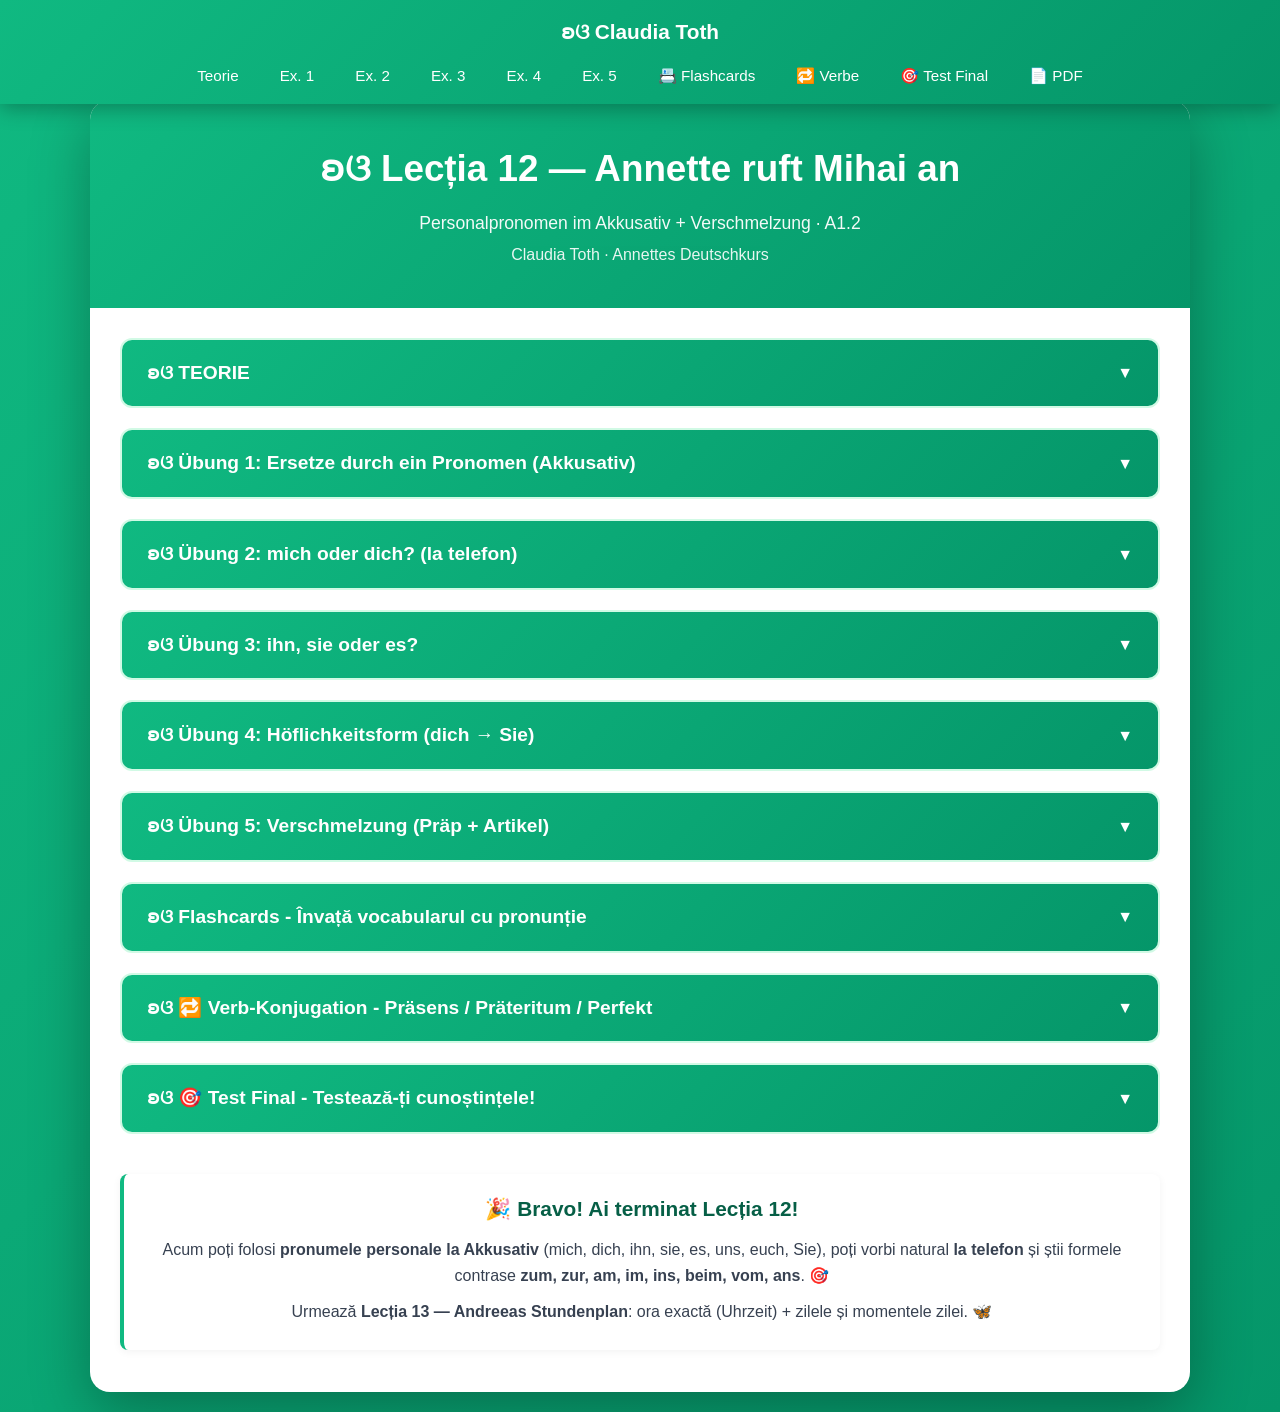
<file: index.html>
<!DOCTYPE html>
<html lang="ro">
<head>
    <meta charset="UTF-8">
    <meta name="robots" content="noindex, nofollow">
    <meta name="viewport" content="width=device-width, initial-scale=1.0">
    <title>Lecția 12 — Annette ruft Mihai an · A1.2 · Annettes Deutschkurs</title>
    <meta property="og:title" content="A1.2 Lecția 12 — Annette ruft Mihai an · Annettes Deutschkurs">
    <meta property="og:description" content="Personalpronomen im Akkusativ + Verschmelzung (Präp + Artikel) · Claudia Toth">
    <meta property="og:type" content="website">
    <meta property="og:locale" content="ro_RO">
    <meta name="description" content="A1.2 Lecția 12: Pronume personale la Akkusativ + forme contrase · Claudia Toth">
    <link rel="stylesheet" href="styles.css">
</head>
<body>
    <nav class="navbar">
        <a href="#top" class="navbar-logo">ʚଓ Claudia Toth</a>
        <ul class="navbar-menu">
            <li><a href="#teorie" onclick="openSection(0)">Teorie</a></li>
            <li><a href="#ex1" onclick="openSection(1)">Ex. 1</a></li>
            <li><a href="#ex2" onclick="openSection(2)">Ex. 2</a></li>
            <li><a href="#ex3" onclick="openSection(3)">Ex. 3</a></li>
            <li><a href="#ex4" onclick="openSection(4)">Ex. 4</a></li>
            <li><a href="#ex5" onclick="openSection(5)">Ex. 5</a></li>
            <li><a href="#flashcards" onclick="openSection(6)">📇 Flashcards</a></li>
            <li><a href="#verbe" onclick="openSection(7)">🔁 Verbe</a></li>
            <li><a href="#final-test" onclick="openSection(8)">🎯 Test Final</a></li>
            <li><a href="annette-ruft-mihai-an.pdf" download>📄 PDF</a></li>
        </ul>
    </nav>

    <div class="container" id="top">
        <div class="header">
            <h1>ʚଓ Lecția 12 — Annette ruft Mihai an</h1>
            <p class="subtitle">Personalpronomen im Akkusativ + Verschmelzung · A1.2</p>
            <p>Claudia Toth · Annettes Deutschkurs</p>
        </div>

        <div class="content">
            <div class="section" id="teorie">
                <div class="section-header" onclick="toggleMainSection(0)">
                    <h3>ʚଓ TEORIE</h3>
                    <span class="arrow">▼</span>
                </div>
                <div class="section-content" id="main-section-0">
                    <div id="theory-container"></div>
                </div>
            </div>

            <div class="section" id="ex1">
                <div class="section-header" onclick="toggleMainSection(1)">
                    <h3>ʚଓ Übung 1: Ersetze durch ein Pronomen (Akkusativ)</h3>
                    <span class="arrow">▼</span>
                </div>
                <div class="section-content" id="main-section-1">
                    <div id="ex1-container"></div>
                    <div class="btn-container">
                        <button class="btn btn-check" onclick="checkExercise(1)">✓ Verifica</button>
                        <button class="btn btn-reset" onclick="resetExercise(1)">↻ Reseteaza</button>
                    </div>
                    <div class="score" id="score-1"></div>
                </div>
            </div>

            <div class="section" id="ex2">
                <div class="section-header" onclick="toggleMainSection(2)">
                    <h3>ʚଓ Übung 2: mich oder dich? (la telefon)</h3>
                    <span class="arrow">▼</span>
                </div>
                <div class="section-content" id="main-section-2">
                    <div id="ex2-container"></div>
                    <div class="btn-container">
                        <button class="btn btn-check" onclick="checkExercise(2)">✓ Verifica</button>
                        <button class="btn btn-reset" onclick="resetExercise(2)">↻ Reseteaza</button>
                    </div>
                    <div class="score" id="score-2"></div>
                </div>
            </div>

            <div class="section" id="ex3">
                <div class="section-header" onclick="toggleMainSection(3)">
                    <h3>ʚଓ Übung 3: ihn, sie oder es?</h3>
                    <span class="arrow">▼</span>
                </div>
                <div class="section-content" id="main-section-3">
                    <div id="ex3-container"></div>
                    <div class="btn-container">
                        <button class="btn btn-check" onclick="checkExercise(3)">✓ Verifica</button>
                        <button class="btn btn-reset" onclick="resetExercise(3)">↻ Reseteaza</button>
                    </div>
                    <div class="score" id="score-3"></div>
                </div>
            </div>

            <div class="section" id="ex4">
                <div class="section-header" onclick="toggleMainSection(4)">
                    <h3>ʚଓ Übung 4: Höflichkeitsform (dich → Sie)</h3>
                    <span class="arrow">▼</span>
                </div>
                <div class="section-content" id="main-section-4">
                    <div id="ex4-container"></div>
                    <div class="btn-container">
                        <button class="btn btn-check" onclick="checkExercise(4)">✓ Verifica</button>
                        <button class="btn btn-reset" onclick="resetExercise(4)">↻ Reseteaza</button>
                    </div>
                    <div class="score" id="score-4"></div>
                </div>
            </div>

            <div class="section" id="ex5">
                <div class="section-header" onclick="toggleMainSection(5)">
                    <h3>ʚଓ Übung 5: Verschmelzung (Präp + Artikel)</h3>
                    <span class="arrow">▼</span>
                </div>
                <div class="section-content" id="main-section-5">
                    <div id="ex5-container"></div>
                    <div class="btn-container">
                        <button class="btn btn-check" onclick="checkExercise(5)">✓ Verifica</button>
                        <button class="btn btn-reset" onclick="resetExercise(5)">↻ Reseteaza</button>
                    </div>
                    <div class="score" id="score-5"></div>
                </div>
            </div>

            <div class="section" id="flashcards">
                <div class="section-header" onclick="toggleMainSection(6)">
                    <h3>ʚଓ Flashcards - Învață vocabularul cu pronunție</h3>
                    <span class="arrow">▼</span>
                </div>
                <div class="section-content" id="main-section-6">
                    <div id="flashcards-container"></div>
                </div>
            </div>

            <div class="section" id="verbe">
                <div class="section-header" onclick="toggleMainSection(7)">
                    <h3>ʚଓ 🔁 Verb-Konjugation - Präsens / Präteritum / Perfekt</h3>
                    <span class="arrow">▼</span>
                </div>
                <div class="section-content" id="main-section-7">
                    <div id="verbs-container"></div>
                </div>
            </div>

            <div class="section" id="final-test">
                <div class="section-header" onclick="toggleMainSection(8)">
                    <h3>ʚଓ 🎯 Test Final - Testează-ți cunoștințele!</h3>
                    <span class="arrow">▼</span>
                </div>
                <div class="section-content" id="main-section-8">
                    <div id="final-test-container"></div>
                </div>
            </div>

            <div class="theory-box" style="text-align: center; margin-top: 40px;">
                <p style="font-size: 1.3rem; font-weight: bold; color: #065f46;">🎉 Bravo! Ai terminat Lecția 12!</p>
                <p style="margin-top: 12px;">Acum poți folosi <strong>pronumele personale la Akkusativ</strong> (mich, dich, ihn, sie, es, uns, euch, Sie), poți vorbi natural <strong>la telefon</strong> și știi formele contrase <strong>zum, zur, am, im, ins, beim, vom, ans</strong>. 🎯</p>
                <p style="margin-top: 10px;">Urmează <strong>Lecția 13 — Andreeas Stundenplan</strong>: ora exactă (Uhrzeit) + zilele și momentele zilei. 🦋</p>
            </div>
        </div>
    </div>

    <script src="theory.js"></script>
    <script src="exercises.js"></script>
    <script src="flashcards.js"></script>
    <script src="verbs.js"></script>
    <script src="final-test.js"></script>
    <script src="main.js"></script>
</body>
</html>
</file>
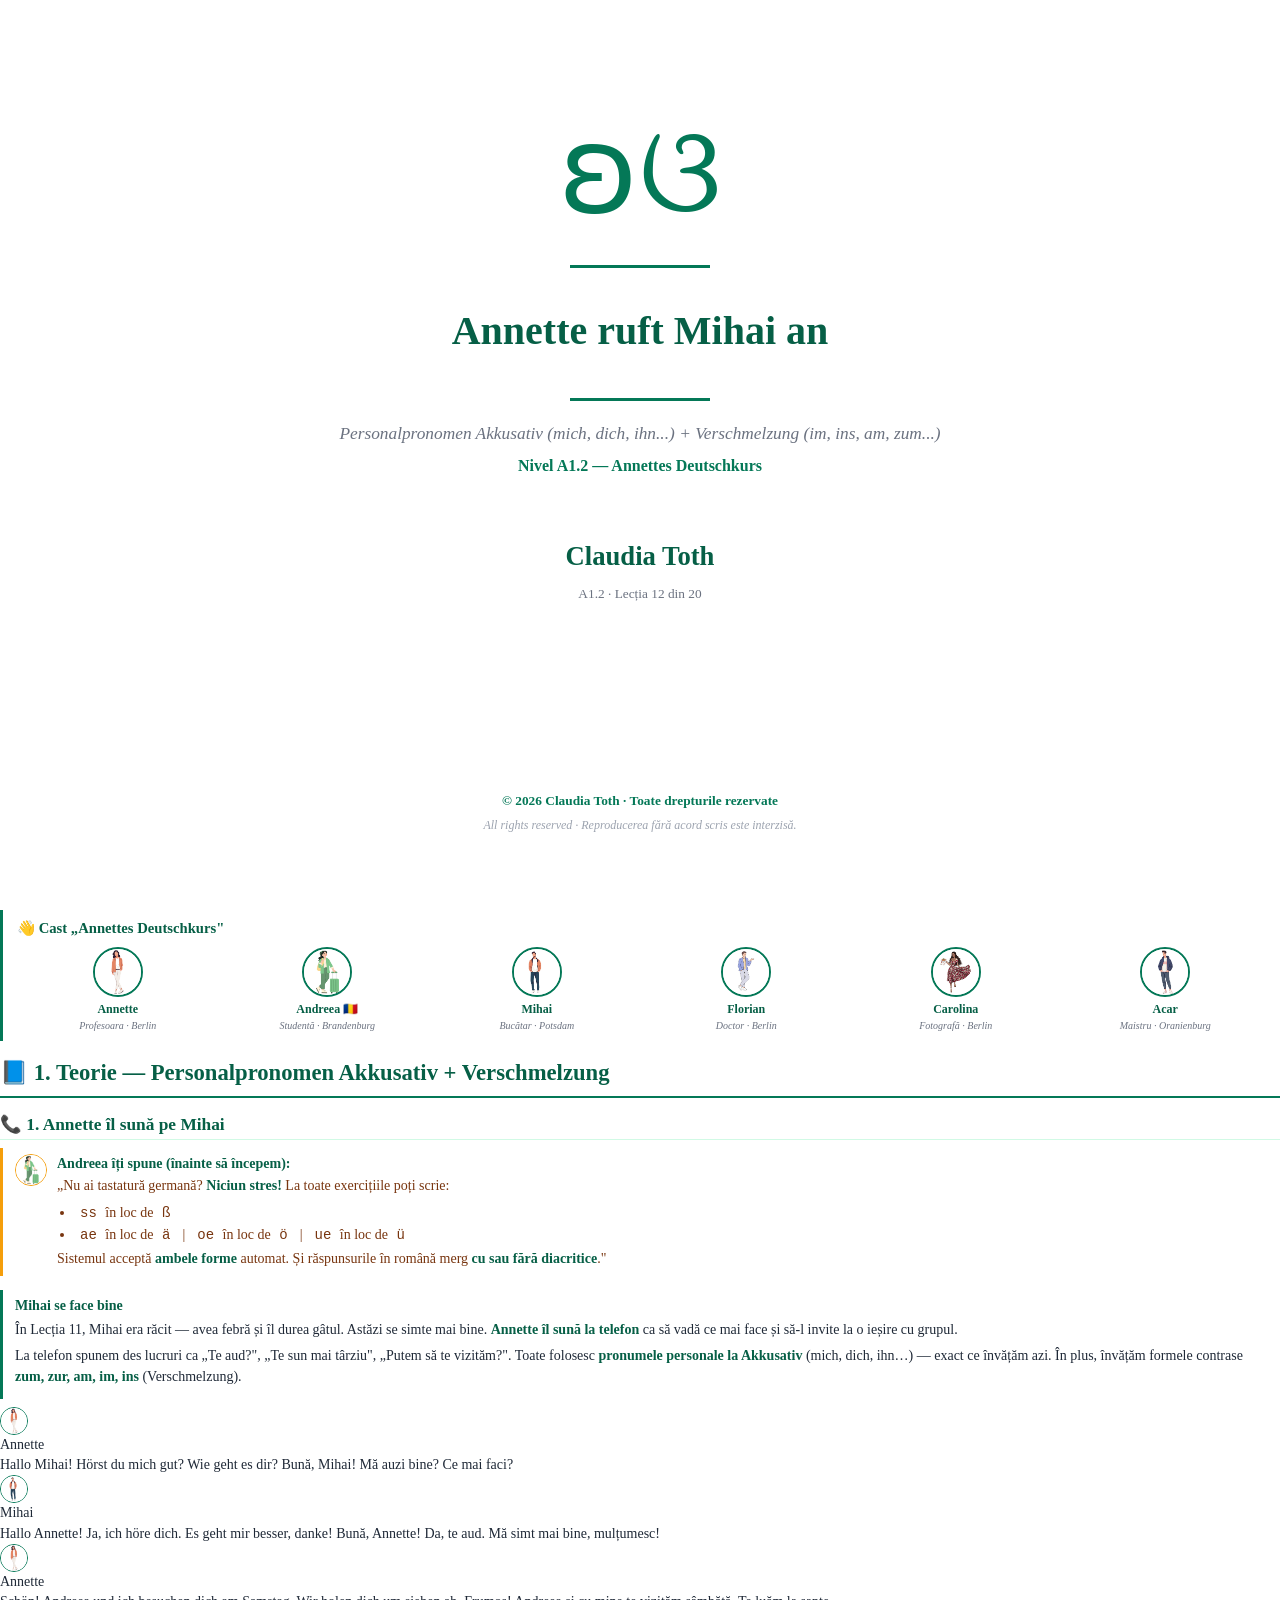
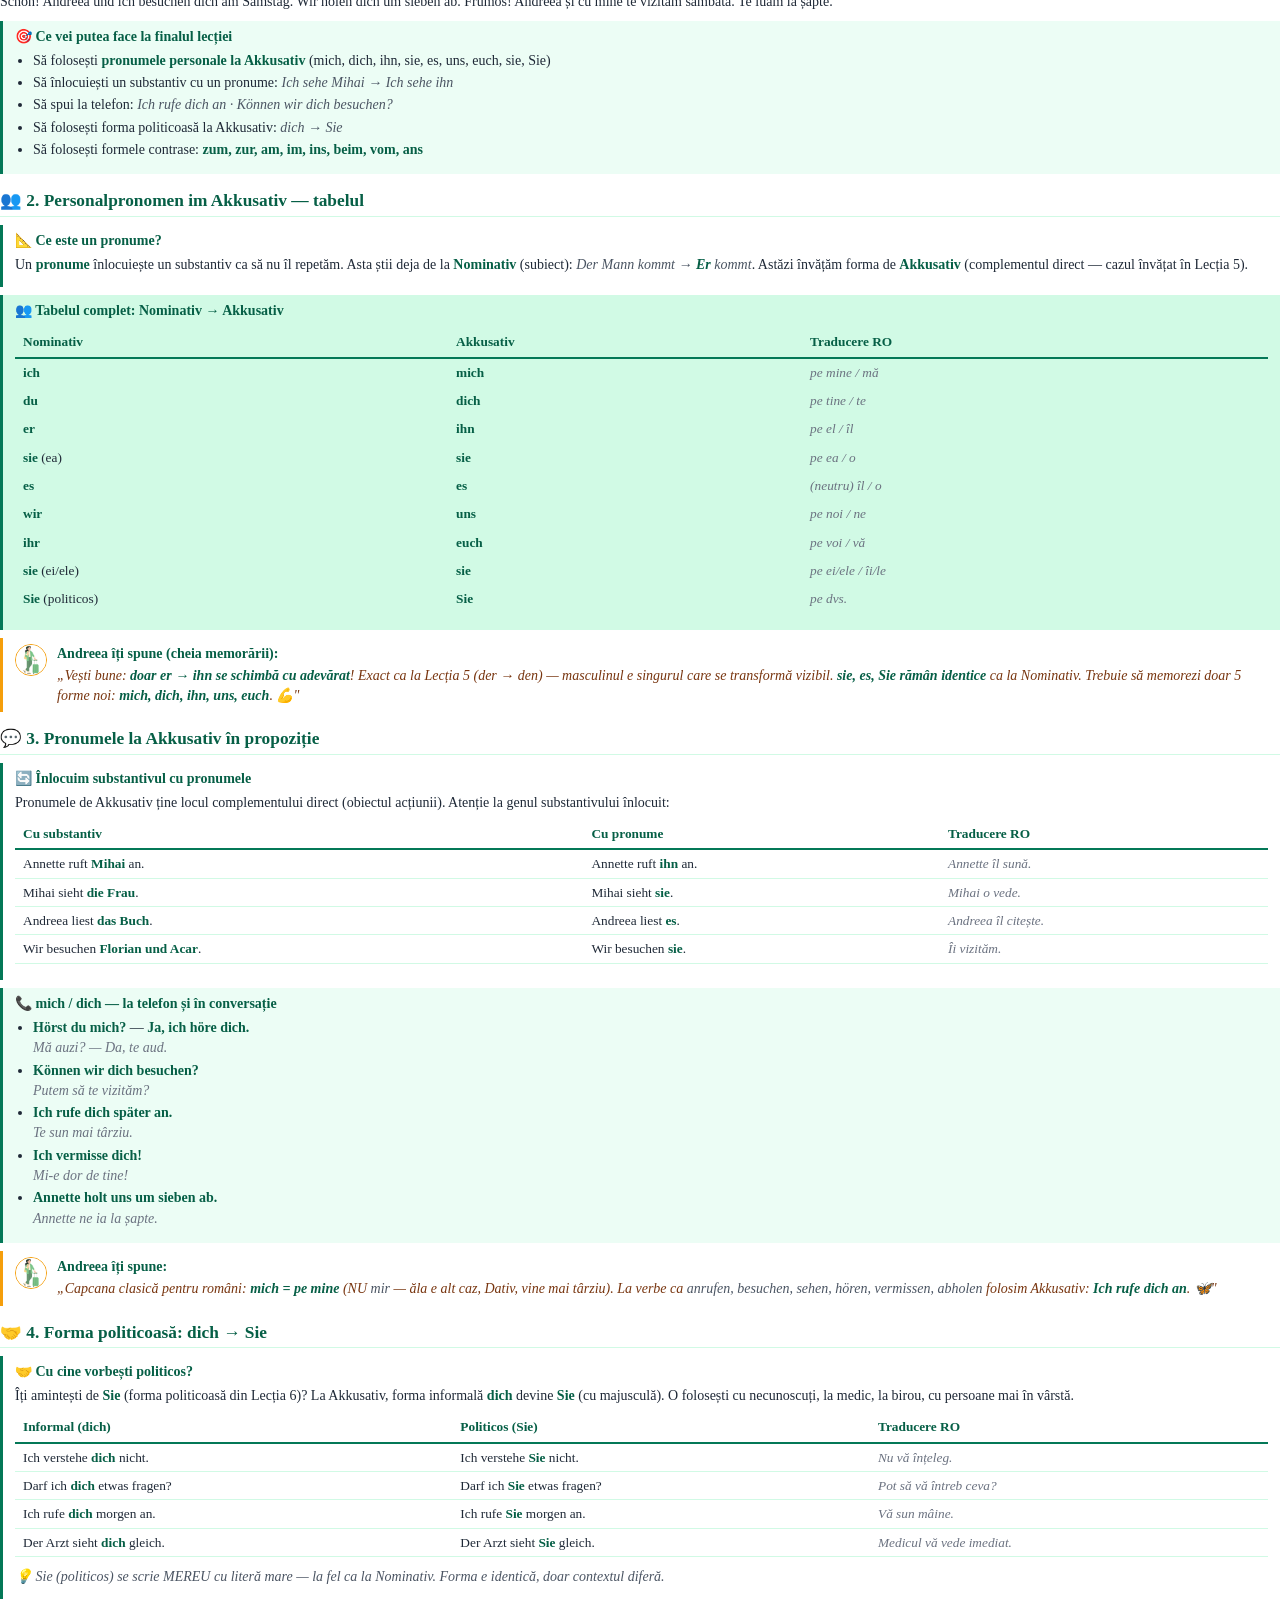
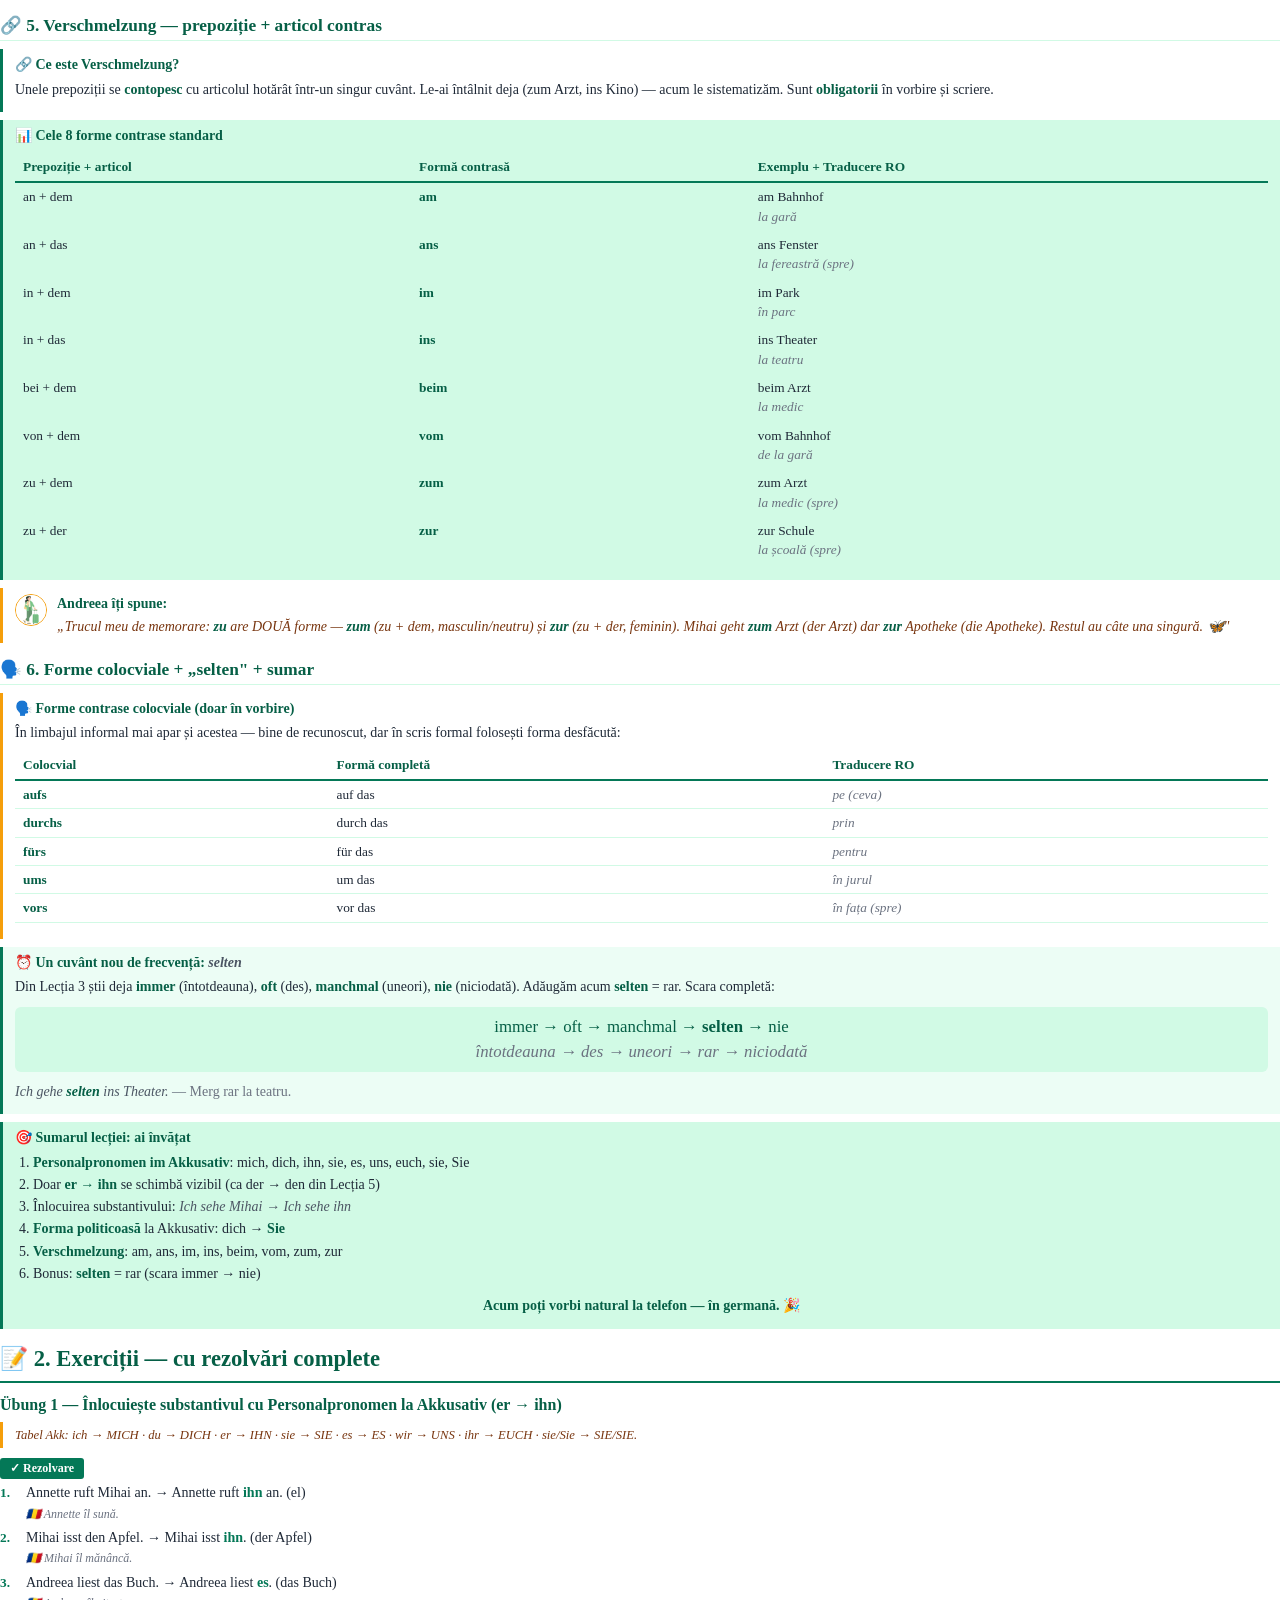
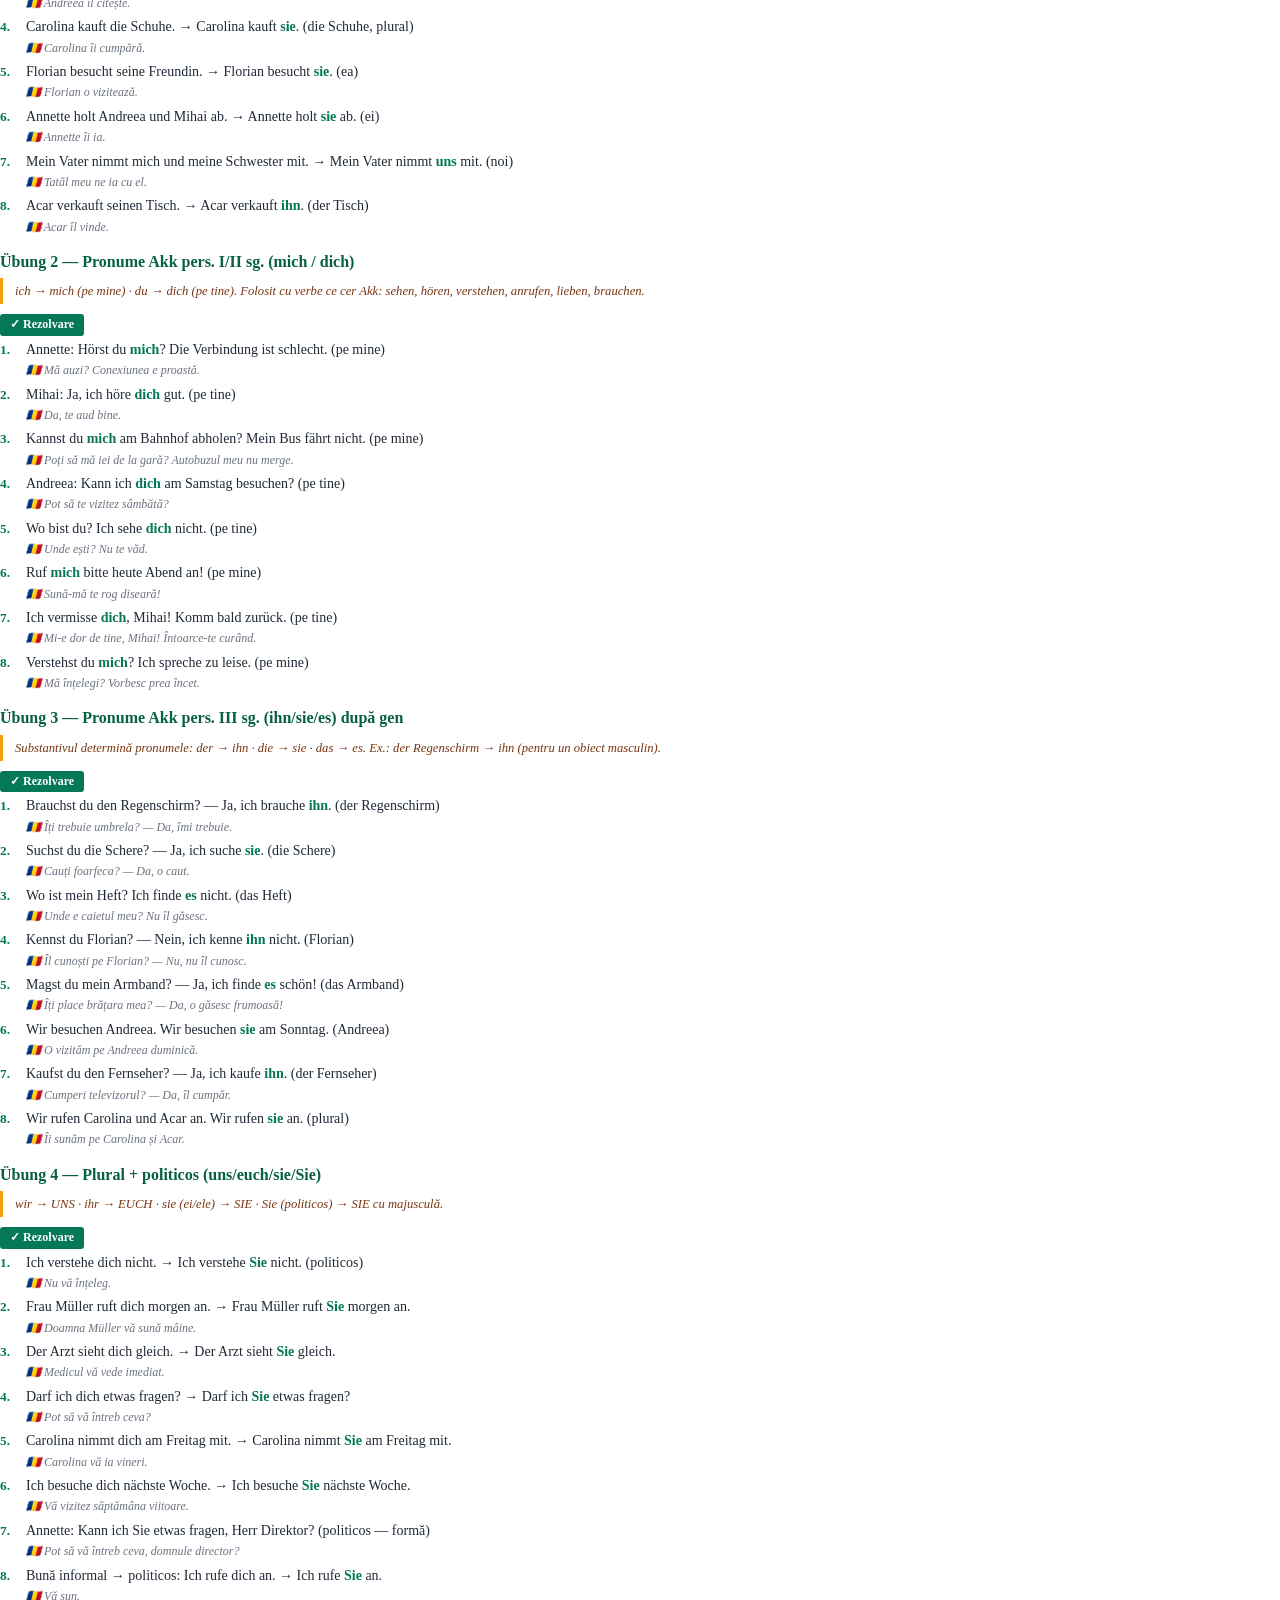
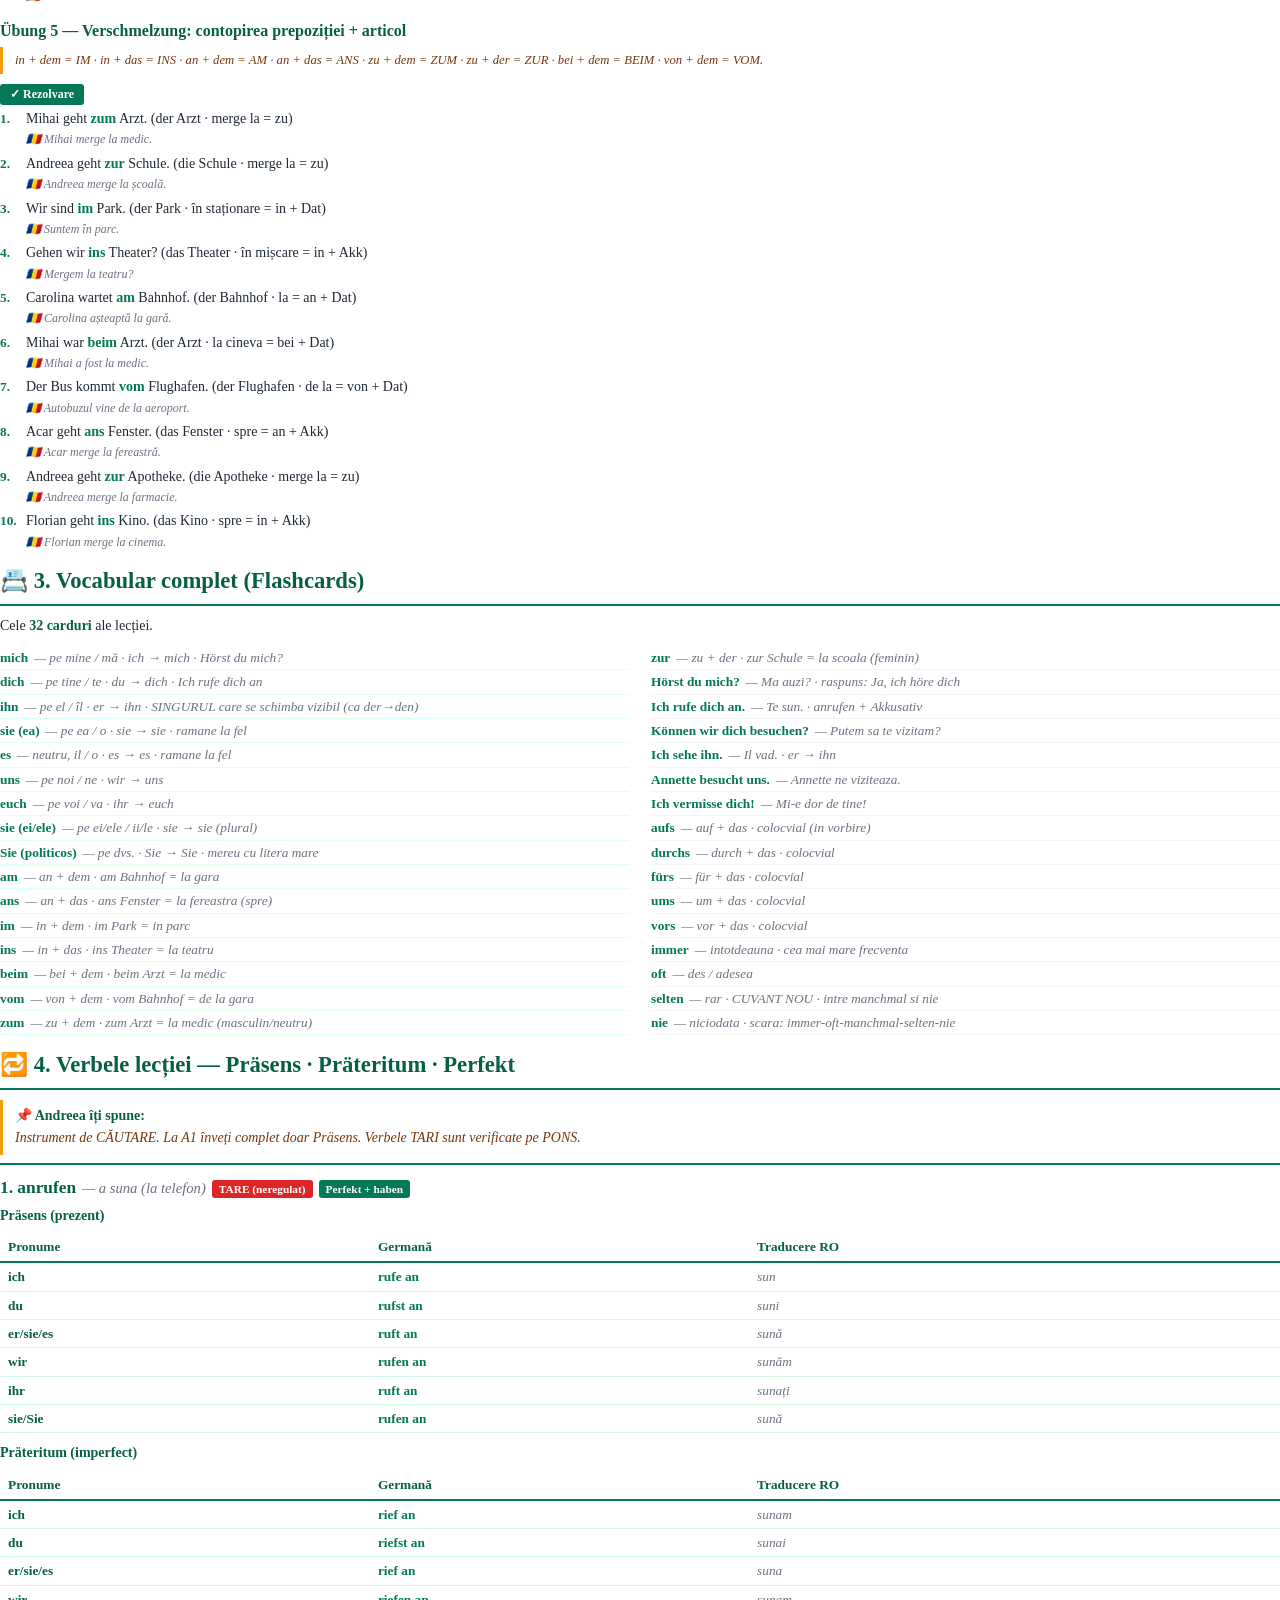
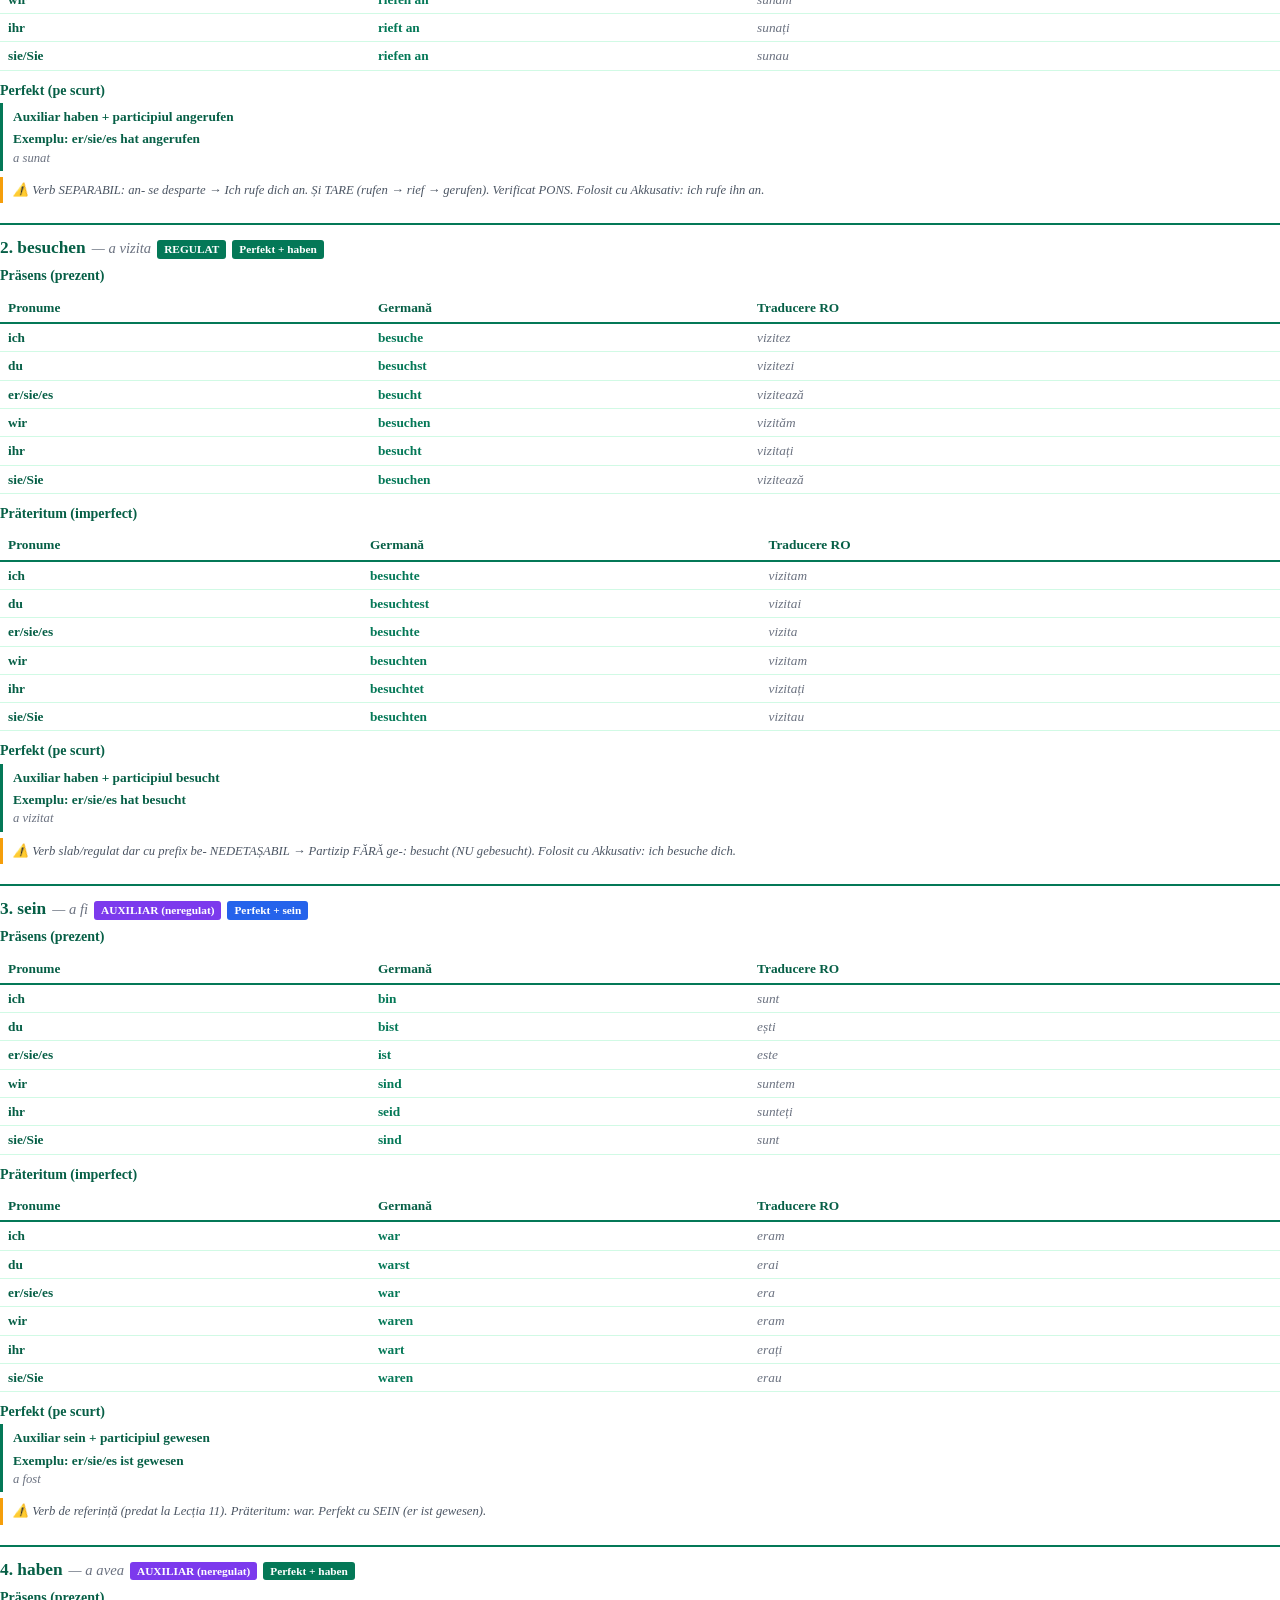
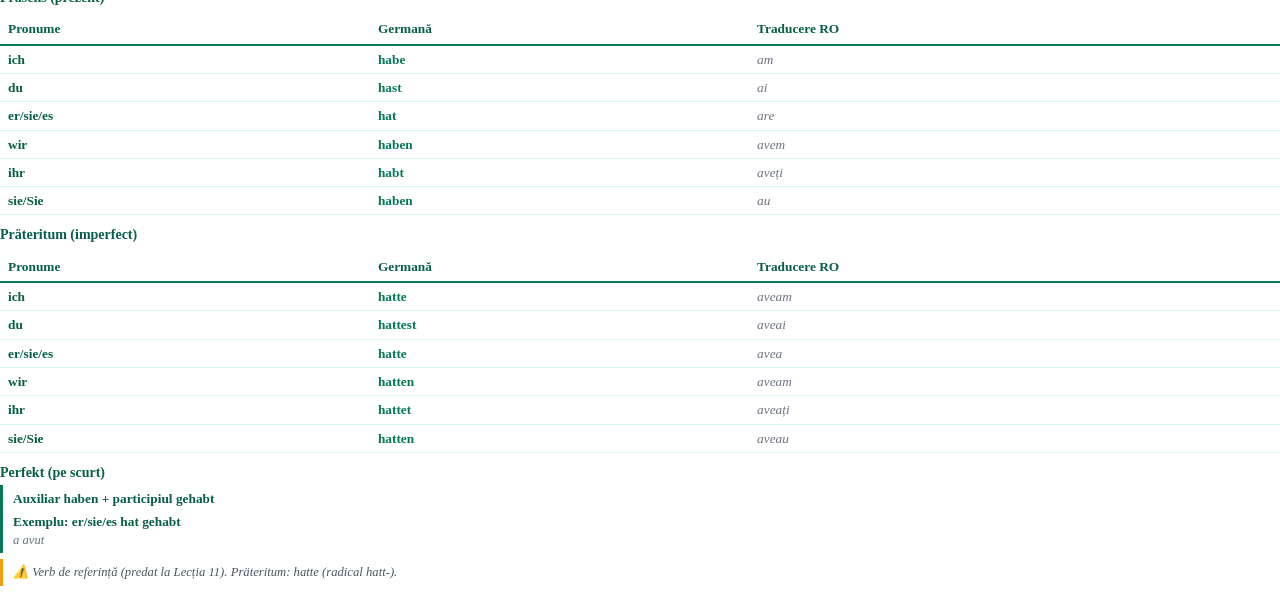
<file: pdf.html>
<!DOCTYPE html>
<html lang="ro">
<head>
    <meta charset="UTF-8">
    <meta name="robots" content="noindex, nofollow">
    <title>Annette ruft Mihai an · Claudia Toth · A1.2 · Lecția 12</title>
    <style>
        @page { size: A4; margin: 22mm 18mm 22mm 18mm;
            @bottom-center { content: "ʚଓ Claudia Toth · Annette ruft Mihai an · A1.2 · Lecția 12 din 20 · © 2026 — Toate drepturile rezervate · pag. " counter(page) " / " counter(pages); font-size: 8.5pt; color: #047857; font-family: 'Georgia', 'Times New Roman', serif; }
        }
        @page :first { margin: 0; @bottom-center { content: ""; } }
        * { box-sizing: border-box; margin: 0; padding: 0; }
        body { font-family: 'Georgia', 'Times New Roman', serif; color: #1f2937; line-height: 1.45; font-size: 10.5pt; -webkit-print-color-adjust: exact; print-color-adjust: exact; }
        .cover { width: 100%; min-height: 100vh; padding: 80px 60px 60px; text-align: center; display: flex; flex-direction: column; align-items: center; justify-content: flex-start; page-break-after: always; }
        .cover-symbol { font-size: 90pt; color: #047857; line-height: 1; margin: 30px 0 15px; font-family: 'Segoe UI Emoji', 'Segoe UI', sans-serif; }
        .cover-divider { width: 140px; height: 3px; background: #047857; margin: 20px 0; border: none; }
        .cover-title { font-size: 30pt; color: #065f46; font-weight: bold; margin: 14px 0 18px; font-family: 'Georgia', serif; }
        .cover-subtitle { font-size: 13pt; color: #6b7280; font-style: italic; margin-bottom: 8px; }
        .cover-level { font-size: 12pt; color: #047857; font-weight: bold; margin-bottom: 60px; }
        .cover-author { font-size: 20pt; color: #065f46; font-weight: bold; margin-bottom: 8px; }
        .cover-series { font-size: 10pt; color: #6b7280; margin-bottom: 80px; }
        .cover-copyright { margin-top: auto; font-size: 10pt; color: #047857; font-weight: 600; }
        .cover-notice { font-size: 9pt; color: #9ca3af; font-style: italic; margin-top: 6px; }
        .content { padding: 0; }
        h1.chapter { color: #065f46; padding: 0 0 6px 0; font-size: 17pt; margin: 14px 0 10px; border-bottom: 2px solid #047857; font-family: 'Georgia', serif; page-break-after: avoid; }
        h2.sub-chapter { color: #065f46; font-size: 13pt; margin: 14px 0 6px; padding-bottom: 2px; border-bottom: 1px solid #d1fae5; font-family: 'Georgia', serif; page-break-after: avoid; }
        p { margin-bottom: 6px; }
        strong { color: #065f46; }
        em { color: #4b5563; font-style: italic; }
        ul, ol { margin: 4px 0 8px 22px; }
        li { margin-bottom: 2px; }
        .theory-box { background: transparent; border-left: 3px solid #047857; padding: 6px 12px; margin: 8px 0; page-break-inside: avoid; }
        .theory-box h4 { color: #065f46; font-size: 10.5pt; margin-bottom: 4px; }
        .info-box { border-left-color: #3b82f6; }
        .warn-box { border-left-color: #f59e0b; }
        .example-box { border-left: 2px dashed #047857; padding: 4px 12px; margin: 4px 0; page-break-inside: avoid; }
        .example-box .de { color: #065f46; font-weight: 600; }
        .example-box .ro { color: #6b7280; font-style: italic; font-size: 9.5pt; margin-top: 1px; }
        table { width: 100%; border-collapse: collapse; margin: 6px 0 10px; font-size: 10pt; page-break-inside: avoid; }
        table thead { background: transparent; }
        table th { padding: 5px 8px; text-align: left; font-weight: bold; color: #065f46; border-bottom: 2px solid #047857; }
        table td { padding: 4px 8px; border-bottom: 1px solid #d1fae5; vertical-align: top; }
        td.verb { color: #047857; font-weight: bold; }
        td.ro-text { color: #6b7280; font-style: italic; }
        .ro-translation { display: block; color: #6b7280; font-style: italic; font-size: 9pt; margin-top: 1px; }
        .andreea-note { border-left: 3px solid #f59e0b; padding: 6px 12px; margin: 8px 0; page-break-inside: avoid; font-style: italic; color: #78350f; display: flex; gap: 10px; align-items: flex-start; }
        .andreea-note .speaker { font-weight: bold; font-style: normal; color: #065f46; margin-bottom: 2px; }
        .andreea-note-avatar { width: 32px; height: 32px; border-radius: 50%; object-fit: cover; flex-shrink: 0; border: 1.5px solid #f59e0b; }
        .andreea-note-content { display: block; flex: 1; }
        .dialog-avatar { width: 28px; height: 28px; border-radius: 50%; object-fit: cover; border: 1.5px solid #047857; vertical-align: middle; margin-right: 6px; }
        .cast-banner { border-left: 3px solid #047857; padding: 8px 14px; margin: 10px 0 16px; page-break-inside: avoid; }
        .cast-banner h4 { color: #065f46; font-size: 11pt; margin-bottom: 8px; }
        .cast-grid { display: grid; grid-template-columns: repeat(6, 1fr); gap: 8px; }
        .cast-card { text-align: center; font-size: 8.5pt; page-break-inside: avoid; }
        .cast-card img { width: 50px; height: 50px; border-radius: 50%; object-fit: cover; display: block; margin: 0 auto 4px; border: 2px solid #047857; }
        .cast-card .name { color: #065f46; font-weight: bold; font-size: 9pt; display: block; }
        .cast-card .detail { color: #6b7280; font-style: italic; font-size: 7.5pt; display: block; }
        .ex-block { margin-bottom: 14px; page-break-inside: avoid; }
        .ex-block h3 { color: #065f46; font-size: 12pt; margin-bottom: 5px; }
        .ex-block .instruction { border-left: 3px solid #f59e0b; padding: 4px 12px; margin-bottom: 6px; font-size: 9.5pt; color: #78350f; font-style: italic; }
        .rezolvare-banner { display: inline-block; background: #047857; color: white; padding: 2px 10px; border-radius: 3px; font-size: 9pt; font-weight: bold; margin: 4px 0; -webkit-print-color-adjust: exact; print-color-adjust: exact; }
        .ex-item { display: flex; gap: 8px; margin-bottom: 5px; align-items: flex-start; }
        .ex-num { color: #047857; font-weight: bold; font-size: 10pt; flex-shrink: 0; min-width: 18px; }
        .ex-num::after { content: "."; }
        .ex-body { flex: 1; }
        .ex-q { margin-bottom: 2px; }
        .ex-a { color: #047857; font-weight: bold; font-size: 10pt; margin-top: 2px; }
        .ex-a::before { content: "✓ Rezolvare: "; color: #065f46; }
        .ex-explanation { color: #6b7280; font-size: 9pt; font-style: italic; margin-top: 1px; }
        .options { margin-left: 14px; color: #4b5563; font-size: 9.5pt; }
        .options .right { color: #047857; font-weight: bold; }
        .flashcards-grid { columns: 2; column-gap: 22px; margin-top: 8px; }
        .fc-row { break-inside: avoid; padding: 2px 0; border-bottom: 1px dotted #d1fae5; font-size: 10pt; }
        .fc-row .de { color: #047857; font-weight: bold; }
        .fc-row .ro { color: #6b7280; font-style: italic; margin-left: 6px; }
        .verb-card { border-top: 2px solid #047857; padding: 10px 0 8px 0; margin-bottom: 12px; page-break-inside: avoid; }
        .verb-card .vh { display: flex; align-items: baseline; flex-wrap: wrap; gap: 6px; margin-bottom: 6px; }
        .verb-card .vh .name { font-size: 13pt; color: #065f46; font-weight: bold; }
        .verb-card .vh .ro { color: #6b7280; font-style: italic; font-size: 11pt; }
        .verb-card .vh .badge { display: inline-block; padding: 1px 7px; border-radius: 3px; font-size: 8.5pt; color: white; font-weight: bold; -webkit-print-color-adjust: exact; print-color-adjust: exact; }
        .verb-card .vh .badge.strong { background: #dc2626; }
        .verb-card .vh .badge.weak { background: #047857; }
        .verb-card .vh .badge.aux { background: #7c3aed; }
        .verb-card .vh .badge.sein { background: #2563eb; }
        .verb-card .vh .badge.haben { background: #047857; }
        .verb-card h5 { color: #065f46; margin: 6px 0 2px; font-size: 10.5pt; }
        .verb-card .perfekt-box { border-left: 3px solid #047857; padding: 4px 10px; margin-top: 2px; font-size: 10pt; }
        .verb-card .perfekt-box .de { color: #065f46; font-weight: 600; }
        .verb-card .perfekt-box .ro { color: #6b7280; font-style: italic; font-size: 9.5pt; }
        .verb-card .note { font-size: 9.5pt; color: #4b5563; padding: 4px 10px; border-left: 3px solid #f59e0b; margin-top: 6px; font-style: italic; }
        .new-section { page-break-before: always; }
    </style>
</head>
<body>

<div class="cover">
    <div class="cover-symbol">ʚଓ</div>
    <hr class="cover-divider">
    <h1 class="cover-title">Annette ruft Mihai an</h1>
    <hr class="cover-divider">
    <p class="cover-subtitle">Personalpronomen Akkusativ (mich, dich, ihn...) + Verschmelzung (im, ins, am, zum...)</p>
    <p class="cover-level">Nivel A1.2 — Annettes Deutschkurs</p>
    <p class="cover-author">Claudia Toth</p>
    <p class="cover-series">A1.2 · Lecția 12 din 20</p>
    <div class="cover-copyright">© 2026 Claudia Toth · Toate drepturile rezervate</div>
    <p class="cover-notice">All rights reserved · Reproducerea fără acord scris este interzisă.</p>
</div>

<div id="pdf-content"></div>

<script src="theory.js"></script>
<script src="exercises.js"></script>
<script src="flashcards.js"></script>
<script src="verbs.js"></script>
<script src="pdf-builder.js"></script>

</body>
</html>
</file>
<file: styles.css>
/* ============================================
   CLAUDIA TOTH - NOMEN-VERB-VERBINDUNGEN
   Design verde profesional · Mobile responsive
   ============================================ */

* {
    margin: 0;
    padding: 0;
    box-sizing: border-box;
}

body {
    font-family: 'Segoe UI', Tahoma, Geneva, Verdana, sans-serif;
    background: linear-gradient(135deg, #10b981 0%, #059669 100%);
    line-height: 1.6;
    padding: 0;
    padding-top: 80px;
    min-height: 100vh;
    color: #374151;
}

/* ============================================
   NAVIGATION BAR
   ============================================ */
.navbar {
    position: fixed;
    top: 0;
    left: 0;
    right: 0;
    background: linear-gradient(135deg, #10b981 0%, #059669 100%);
    padding: 15px 30px;
    box-shadow: 0 4px 20px rgba(0,0,0,0.3);
    z-index: 1000;
    display: flex;
    flex-direction: column;
    gap: 15px;
    align-items: center;
    justify-content: center;
}

.navbar-logo {
    color: white;
    font-size: 1.3rem;
    font-weight: bold;
    text-decoration: none;
}

.navbar-menu {
    display: flex;
    gap: 5px;
    list-style: none;
    align-items: center;
    flex-wrap: wrap;
    justify-content: center;
}

.navbar-menu a {
    color: white;
    text-decoration: none;
    padding: 10px 18px;
    border-radius: 8px;
    transition: all 0.3s;
    font-size: 0.95rem;
    font-weight: 500;
}

.navbar-menu a:hover {
    background: rgba(255,255,255,0.2);
    transform: translateY(-2px);
}

/* ============================================
   CONTAINER PRINCIPAL
   ============================================ */
.container {
    max-width: 1100px;
    margin: 20px auto;
    background: white;
    border-radius: 20px;
    box-shadow: 0 20px 60px rgba(0,0,0,0.3);
    overflow: hidden;
}

.header {
    background: linear-gradient(135deg, #10b981 0%, #059669 100%);
    color: white;
    padding: 40px 30px;
    text-align: center;
}

.header h1 {
    font-size: 2.3rem;
    margin-bottom: 10px;
}

.header .subtitle {
    font-size: 1.1rem;
    opacity: 0.95;
    margin-bottom: 5px;
}

.header p {
    font-size: 1rem;
    opacity: 0.9;
}

.content {
    padding: 30px;
}

/* ============================================
   SECȚIUNI (Teorie + Exerciții)
   ============================================ */
.section {
    margin-bottom: 20px;
    scroll-margin-top: 100px;
    border-radius: 12px;
    overflow: hidden;
    border: 2px solid #d1fae5;
}

.section-header {
    background: linear-gradient(135deg, #10b981 0%, #059669 100%);
    color: white;
    padding: 18px 25px;
    cursor: pointer;
    display: flex;
    justify-content: space-between;
    align-items: center;
    transition: all 0.3s;
}

.section-header:hover {
    background: linear-gradient(135deg, #059669 0%, #047857 100%);
}

.section-header h3 {
    font-size: 1.2rem;
}

.arrow {
    transition: transform 0.3s;
    font-size: 1rem;
}

.arrow.rotated {
    transform: rotate(180deg);
}

.section-content {
    display: none;
    padding: 25px;
    background: #f0fdf4;
}

.section-content.active {
    display: block;
    animation: fadeIn 0.4s ease-in-out;
}

@keyframes fadeIn {
    from { opacity: 0; transform: translateY(-5px); }
    to { opacity: 1; transform: translateY(0); }
}

/* ============================================
   SUB-SECȚIUNI (în Teorie)
   ============================================ */
.sub-section {
    margin-bottom: 12px;
    border-radius: 10px;
    overflow: hidden;
    border: 1px solid #a7f3d0;
    background: white;
}

.sub-section-header {
    background: #d1fae5;
    color: #065f46;
    padding: 12px 18px;
    cursor: pointer;
    display: flex;
    justify-content: space-between;
    align-items: center;
    font-weight: 600;
    transition: background 0.3s;
    gap: 10px;
}

.sub-section-header > span:first-child {
    flex: 1;
}

.sub-section-header:hover {
    background: #a7f3d0;
}

/* ============================================
   AUDIO PLAYER (Play / Stop la fiecare subtitlu)
   ============================================ */
.audio-player {
    display: flex;
    align-items: center;
}

.audio-btn {
    background: #10b981;
    color: white;
    border: none;
    width: 36px;
    height: 36px;
    border-radius: 50%;
    cursor: pointer;
    font-size: 0.9rem;
    transition: all 0.3s;
    display: flex;
    align-items: center;
    justify-content: center;
    padding: 0;
    box-shadow: 0 2px 6px rgba(16, 185, 129, 0.3);
}

.audio-btn:hover {
    background: #059669;
    transform: scale(1.1);
    box-shadow: 0 4px 10px rgba(16, 185, 129, 0.5);
}

.audio-btn:active {
    transform: scale(0.95);
}

.lesson-audio {
    display: flex;
    align-items: center;
    gap: 12px;
    margin-bottom: 18px;
    padding: 10px 14px;
    background: #f0fdf4;
    border-left: 4px solid #10b981;
    border-radius: 6px;
}

.lesson-audio-label {
    color: #065f46;
    font-weight: 600;
    font-size: 0.95rem;
}

.sub-arrow {
    transition: transform 0.3s;
}

.sub-arrow.rotated {
    transform: rotate(180deg);
}

.sub-section-content {
    display: none;
    padding: 18px;
    background: white;
}

.sub-section-content.active {
    display: block;
}

/* ============================================
   THEORY BOX
   ============================================ */
.theory-box {
    background: white;
    border-left: 4px solid #10b981;
    padding: 18px 22px;
    margin: 12px 0;
    border-radius: 8px;
    box-shadow: 0 2px 8px rgba(0,0,0,0.05);
}

.theory-box h4 {
    color: #065f46;
    margin-bottom: 10px;
    font-size: 1.1rem;
}

.theory-box p {
    margin-bottom: 8px;
}

.theory-box ul {
    margin-left: 20px;
    margin-top: 8px;
}

.theory-box li {
    margin-bottom: 6px;
}

/* Exemple în context */
.example-box {
    background: #ecfdf5;
    border: 1px dashed #10b981;
    padding: 12px 16px;
    border-radius: 8px;
    margin: 10px 0;
    font-style: italic;
}

.example-box .de {
    color: #065f46;
    font-weight: 600;
    font-style: normal;
}

.example-box .ro {
    color: #6b7280;
    font-size: 0.95rem;
    margin-top: 4px;
}

/* Tabele teorie */
.theory-table {
    width: 100%;
    border-collapse: collapse;
    margin: 12px 0;
    background: white;
    border-radius: 8px;
    overflow: hidden;
    box-shadow: 0 2px 6px rgba(0,0,0,0.05);
}

.theory-table th {
    background: #10b981;
    color: white;
    padding: 12px;
    text-align: left;
    font-weight: 600;
}

.theory-table td {
    padding: 10px 12px;
    border-bottom: 1px solid #d1fae5;
}

.theory-table tr:last-child td {
    border-bottom: none;
}

.theory-table tr:nth-child(even) {
    background: #f0fdf4;
}

.theory-table .verb {
    color: #059669;
    font-weight: bold;
}

.theory-table .nomen {
    color: #065f46;
    font-weight: 600;
}

.theory-table .ro-text {
    color: #6b7280;
    font-style: italic;
    font-size: 0.95rem;
}

/* ============================================
   GRAMMAR TABLE — spațiu generos pentru tabele conjugare/expresii
   ============================================ */
.grammar-table {
    width: 100%;
    border-collapse: separate;
    border-spacing: 0;
    margin: 14px 0;
    background: white;
    border-radius: 8px;
    overflow: hidden;
    box-shadow: 0 1px 3px rgba(16, 185, 129, 0.1);
}

.grammar-table th {
    background: #10b981;
    color: white;
    padding: 12px 16px;
    text-align: left;
    font-weight: 600;
    white-space: nowrap;
    vertical-align: top;
}

.grammar-table td {
    padding: 12px 16px;
    border-bottom: 1px solid #d1fae5;
    vertical-align: top;
    line-height: 1.5;
}

.grammar-table tr:last-child td { border-bottom: none; }
.grammar-table tr:nth-child(even) { background: #f0fdf4; }

.grammar-table td:first-child {
    white-space: nowrap;
    padding-right: 22px;
}

@media (max-width: 600px) {
    .grammar-table { font-size: 0.9rem; }
    .grammar-table th, .grammar-table td { padding: 10px 12px; }
    .grammar-table td:first-child { padding-right: 14px; }
}

/* ============================================
   EXERCIȚII
   ============================================ */
.exercise-instruction {
    background: #fffbeb;
    border-left: 4px solid #f59e0b;
    padding: 12px 18px;
    margin-bottom: 18px;
    border-radius: 8px;
    color: #78350f;
}

.exercise-item {
    background: white;
    padding: 15px 18px;
    margin-bottom: 12px;
    border-radius: 10px;
    display: flex;
    align-items: flex-start;
    gap: 12px;
    flex-wrap: wrap;
    box-shadow: 0 2px 6px rgba(0,0,0,0.05);
}

.exercise-number {
    background: #10b981;
    color: white;
    width: 30px;
    height: 30px;
    border-radius: 50%;
    display: flex;
    align-items: center;
    justify-content: center;
    font-weight: bold;
    flex-shrink: 0;
    font-size: 0.9rem;
}

.input-group {
    flex: 1;
    min-width: 200px;
    display: flex;
    flex-direction: column;
    gap: 6px;
}

.input-group label {
    color: #374151;
    font-size: 1rem;
    line-height: 1.5;
}

.input-group .nomen-highlight {
    color: #065f46;
    font-weight: bold;
    background: #d1fae5;
    padding: 2px 8px;
    border-radius: 5px;
}

.input-group input[type="text"],
.input-group select {
    padding: 10px 14px;
    border: 2px solid #d1fae5;
    border-radius: 8px;
    font-size: 1rem;
    font-family: inherit;
    transition: all 0.3s;
    background: white;
}

.input-group input[type="text"]:focus,
.input-group select:focus {
    outline: none;
    border-color: #10b981;
    box-shadow: 0 0 0 3px rgba(16, 185, 129, 0.15);
}

/* Multiple choice */
.mc-options {
    display: flex;
    flex-direction: column;
    gap: 8px;
    margin-top: 8px;
}

.mc-option {
    display: flex;
    align-items: center;
    gap: 10px;
    padding: 8px 12px;
    border-radius: 8px;
    transition: background 0.2s;
    cursor: pointer;
}

.mc-option:hover {
    background: #f0fdf4;
}

.mc-option input[type="radio"] {
    cursor: pointer;
    width: 18px;
    height: 18px;
    accent-color: #10b981;
}

.mc-option label {
    cursor: pointer;
    flex: 1;
}

/* Feedback */
.feedback {
    width: 100%;
    margin-top: 8px;
    padding: 0;
    font-size: 0.95rem;
    border-radius: 6px;
    transition: all 0.3s;
}

.feedback.correct {
    background: #d1fae5;
    color: #065f46;
    padding: 10px 14px;
    border-left: 3px solid #10b981;
}

.feedback.incorrect {
    background: #fee2e2;
    color: #991b1b;
    padding: 10px 14px;
    border-left: 3px solid #ef4444;
}

.feedback.correct::before {
    content: "✓ Richtig! ";
    font-weight: bold;
}

.feedback.incorrect::before {
    content: "✗ Falsch. ";
    font-weight: bold;
}

/* ============================================
   BUTOANE
   ============================================ */
.btn-container {
    display: flex;
    gap: 15px;
    justify-content: center;
    margin: 30px 0;
    flex-wrap: wrap;
}

.btn {
    padding: 14px 32px;
    border: none;
    border-radius: 10px;
    font-size: 1rem;
    font-weight: 600;
    cursor: pointer;
    transition: all 0.3s;
    font-family: inherit;
}

.btn-check {
    background: linear-gradient(135deg, #10b981 0%, #059669 100%);
    color: white;
}

.btn-check:hover {
    transform: translateY(-2px);
    box-shadow: 0 8px 20px rgba(16, 185, 129, 0.4);
}

.btn-reset {
    background: #6b7280;
    color: white;
}

.btn-reset:hover {
    background: #4b5563;
    transform: translateY(-2px);
    box-shadow: 0 8px 20px rgba(107, 114, 128, 0.4);
}

/* ============================================
   SCOR
   ============================================ */
.score {
    display: none;
    background: linear-gradient(135deg, #10b981 0%, #059669 100%);
    color: white;
    padding: 25px;
    border-radius: 12px;
    text-align: center;
    margin: 20px 0;
    scroll-margin-top: 100px;
}

.score.show {
    display: block;
    animation: fadeIn 0.5s;
}

.score-value {
    font-size: 2rem;
    font-weight: bold;
    margin-bottom: 10px;
}

.score-message {
    font-size: 1.1rem;
}

/* ============================================
   FLASHCARDS
   ============================================ */
.flashcard-counter {
    text-align: center;
    margin-bottom: 15px;
    color: #065f46;
    font-weight: 600;
}

.flashcard {
    background: white;
    border-radius: 16px;
    padding: 50px 30px;
    min-height: 220px;
    display: flex;
    align-items: center;
    justify-content: center;
    text-align: center;
    cursor: pointer;
    box-shadow: 0 4px 15px rgba(0,0,0,0.1);
    transition: transform 0.3s;
    position: relative;
    border: 3px solid #10b981;
}

.flashcard:hover {
    transform: scale(1.02);
}

.flashcard-content {
    width: 100%;
}

.flashcard .de {
    font-size: 1.8rem;
    color: #065f46;
    font-weight: bold;
    margin-bottom: 10px;
}

.flashcard .ro {
    font-size: 1.2rem;
    color: #6b7280;
    font-style: italic;
    display: none;
}

.flashcard.flipped .ro {
    display: block;
    animation: fadeIn 0.3s;
}

.flashcard-hint {
    position: absolute;
    bottom: 12px;
    left: 0;
    right: 0;
    color: #9ca3af;
    font-size: 0.85rem;
}

.flashcard-audio-btn {
    position: absolute;
    top: 15px;
    right: 15px;
    background: #10b981;
    color: white;
    border: none;
    width: 40px;
    height: 40px;
    border-radius: 50%;
    font-size: 1.2rem;
    cursor: pointer;
    transition: all 0.3s;
    display: flex;
    align-items: center;
    justify-content: center;
}

.flashcard-audio-btn:hover {
    background: #059669;
    transform: scale(1.1);
}

.flashcard-controls {
    display: flex;
    justify-content: space-between;
    gap: 15px;
    margin-top: 20px;
}

.flashcard-btn {
    flex: 1;
    background: linear-gradient(135deg, #10b981 0%, #059669 100%);
    color: white;
    padding: 12px;
    border: none;
    border-radius: 8px;
    cursor: pointer;
    font-size: 1rem;
    font-weight: 600;
    transition: all 0.3s;
    font-family: inherit;
}

.flashcard-btn:hover {
    transform: translateY(-2px);
    box-shadow: 0 4px 12px rgba(16, 185, 129, 0.4);
}

.flashcard-btn:disabled {
    background: #d1d5db;
    cursor: not-allowed;
    transform: none;
    box-shadow: none;
}

/* ============================================
   MOBILE RESPONSIVE
   ============================================ */
@media (max-width: 768px) {
    body {
        padding: 0;
        padding-top: 140px;
    }

    .navbar {
        padding: 15px;
    }

    .navbar-menu a {
        padding: 8px 12px;
        font-size: 0.85rem;
    }

    .container {
        margin: 10px;
        border-radius: 12px;
    }

    .header h1 {
        font-size: 1.6rem;
    }

    .header .subtitle {
        font-size: 0.95rem;
    }

    .content {
        padding: 15px;
    }

    .section-header h3 {
        font-size: 1rem;
    }

    .exercise-item {
        padding: 12px;
    }

    .input-group {
        min-width: 100%;
    }

    .btn {
        padding: 12px 24px;
        font-size: 0.95rem;
    }

    .flashcard {
        padding: 35px 20px;
        min-height: 180px;
    }

    .flashcard .de {
        font-size: 1.4rem;
    }

    .flashcard .ro {
        font-size: 1rem;
    }

    .theory-table,
    .grammar-table {
        font-size: 0.9rem;
        display: block;
        overflow-x: auto;
        white-space: nowrap;
        -webkit-overflow-scrolling: touch;
        max-width: 100%;
        scrollbar-width: thin;
        scrollbar-color: #f59e0b #fef3c7;
        background-image: linear-gradient(to right, transparent calc(100% - 32px), rgba(245, 158, 11, 0.28) 100%);
        background-attachment: local;
        background-repeat: no-repeat;
    }

    .theory-table::-webkit-scrollbar,
    .grammar-table::-webkit-scrollbar {
        height: 6px;
    }
    .theory-table::-webkit-scrollbar-track,
    .grammar-table::-webkit-scrollbar-track {
        background: #fef3c7;
        border-radius: 3px;
    }
    .theory-table::-webkit-scrollbar-thumb,
    .grammar-table::-webkit-scrollbar-thumb {
        background: #f59e0b;
        border-radius: 3px;
    }

    .theory-table::before,
    .grammar-table::before {
        content: '👈 Glisează lateral pentru toate coloanele 👉';
        display: block;
        background: #fef3c7;
        color: #92400e;
        padding: 6px 10px;
        font-size: 0.72rem;
        text-align: center;
        font-style: italic;
        border-radius: 6px 6px 0 0;
        white-space: nowrap;
        border-bottom: 1px solid #f59e0b;
        position: sticky;
        left: 0;
    }

    .theory-table th,
    .theory-table td,
    .grammar-table th,
    .grammar-table td {
        padding: 8px;
    }
}

/* ============================================
   TRADUCERI ROMÂNĂ sub fiecare propoziție germană
   Permanent vizibile sub tabelele de teorie
   ============================================ */
.ro-translation {
    display: inline-block;
    color: #6b7280;
    font-style: italic;
    font-size: 0.88rem;
    font-weight: normal;
    line-height: 1.4;
    margin-top: 4px;
    padding-left: 8px;
    border-left: 2px solid #fcd34d;
}

/* ============================================
   TEST FINAL - Wizard Style
   ============================================ */

/* Intro section */
.test-intro {
    background: white;
    padding: 30px;
    border-radius: 12px;
    text-align: center;
    box-shadow: 0 2px 8px rgba(0,0,0,0.05);
}

.test-intro h3 {
    color: #065f46;
    font-size: 1.5rem;
    margin-bottom: 15px;
}

.test-intro p {
    color: #374151;
    margin-bottom: 15px;
}

.test-info-list {
    list-style: none;
    padding: 0;
    margin: 20px auto;
    max-width: 500px;
    text-align: left;
}

.test-info-list li {
    padding: 8px 0;
    color: #374151;
}

.btn-large {
    padding: 16px 40px !important;
    font-size: 1.1rem !important;
    margin-top: 15px;
}

/* Wizard - container principal */
.test-wizard {
    background: white;
    padding: 30px;
    border-radius: 12px;
    box-shadow: 0 2px 8px rgba(0,0,0,0.05);
}

/* Progress bar */
.test-progress {
    margin-bottom: 25px;
}

.test-progress-info {
    display: flex;
    justify-content: space-between;
    margin-bottom: 10px;
    font-weight: 600;
    color: #065f46;
    flex-wrap: wrap;
    gap: 10px;
}

.test-progress-bar {
    height: 12px;
    background: #d1fae5;
    border-radius: 6px;
    overflow: hidden;
}

.test-progress-fill {
    height: 100%;
    background: linear-gradient(90deg, #10b981 0%, #059669 100%);
    transition: width 0.4s ease;
    border-radius: 6px;
    box-shadow: 0 0 8px rgba(16, 185, 129, 0.4);
}

/* Întrebarea curentă */
.test-question {
    background: #f0fdf4;
    padding: 25px;
    border-radius: 10px;
    margin-bottom: 20px;
    border: 2px solid #d1fae5;
}

.test-question-label {
    color: #065f46;
    font-weight: 600;
    font-size: 1.05rem;
    margin-bottom: 15px;
}

.test-question-content {
    font-size: 1.15rem;
    color: #374151;
    line-height: 1.8;
    margin-bottom: 12px;
}

.test-blank {
    background: #fef3c7;
    padding: 4px 16px;
    border-radius: 6px;
    border: 2px dashed #f59e0b;
    color: #78350f;
    font-weight: bold;
    margin-right: 8px;
}

.test-translation {
    display: block;
    color: #6b7280;
    font-style: italic;
    margin: 10px 0;
    font-size: 0.95rem;
}

.test-ro-text {
    background: #fff7ed;
    padding: 15px;
    border-radius: 8px;
    border-left: 4px solid #f59e0b;
    color: #78350f;
    font-weight: 500;
}

.test-input {
    width: 100%;
    padding: 12px 16px;
    border: 2px solid #d1fae5;
    border-radius: 8px;
    font-size: 1.05rem;
    font-family: inherit;
    transition: all 0.3s;
    background: white;
    margin-top: 10px;
}

.test-input:focus {
    outline: none;
    border-color: #10b981;
    box-shadow: 0 0 0 3px rgba(16, 185, 129, 0.15);
}

.test-mc {
    margin-top: 15px;
}

.test-mc .mc-option {
    background: white;
    padding: 12px 16px;
    border-radius: 8px;
    margin-bottom: 8px;
    border: 2px solid #d1fae5;
    transition: all 0.2s;
}

.test-mc .mc-option:hover {
    border-color: #10b981;
    background: #f0fdf4;
}

/* Controale wizard */
.test-controls {
    display: flex;
    gap: 12px;
    justify-content: space-between;
    margin-top: 25px;
    flex-wrap: wrap;
}

.btn-secondary {
    background: #6b7280;
    color: white;
}

.btn-secondary:hover {
    background: #4b5563;
    transform: translateY(-2px);
    box-shadow: 0 4px 12px rgba(107, 114, 128, 0.4);
}

.btn:disabled {
    opacity: 0.5;
    cursor: not-allowed;
    transform: none !important;
    box-shadow: none !important;
}

/* Buton ÎNAPOI LA TEORIE */
.btn-back {
    background: linear-gradient(135deg, #6366f1 0%, #4f46e5 100%);
    color: white;
}

.btn-back:hover {
    transform: translateY(-2px);
    box-shadow: 0 8px 20px rgba(99, 102, 241, 0.4);
}

.test-back-top {
    margin-bottom: 20px;
}

/* REZULTATE */
.test-results {
    background: white;
    padding: 30px;
    border-radius: 12px;
    box-shadow: 0 2px 8px rgba(0,0,0,0.05);
}

.test-result-card {
    text-align: center;
    padding: 30px;
    border-radius: 16px;
    margin-bottom: 25px;
}

.test-result-card.passed {
    background: linear-gradient(135deg, #10b981 0%, #059669 100%);
    color: white;
}

.test-result-card.failed {
    background: linear-gradient(135deg, #ef4444 0%, #dc2626 100%);
    color: white;
}

.test-result-emoji {
    font-size: 4rem;
    margin-bottom: 10px;
}

.test-result-badge {
    font-size: 1.3rem;
    font-weight: bold;
    letter-spacing: 2px;
    margin-bottom: 15px;
    opacity: 0.95;
}

.test-result-score {
    font-size: 3rem;
    font-weight: bold;
    margin-bottom: 5px;
}

.test-result-percentage {
    font-size: 2.5rem;
    font-weight: bold;
    margin-bottom: 20px;
    opacity: 0.9;
}

.test-result-message {
    font-size: 1rem;
    line-height: 1.6;
    max-width: 550px;
    margin: 0 auto;
    padding: 0 15px;
}

.pass-mark, .fail-mark {
    margin-top: 20px;
    padding: 12px;
    background: rgba(255,255,255,0.2);
    border-radius: 8px;
    font-weight: 600;
    font-size: 0.95rem;
}

/* Stats categorii */
.test-stats {
    background: #f0fdf4;
    padding: 20px;
    border-radius: 10px;
    margin-bottom: 20px;
    border-left: 4px solid #10b981;
}

.test-stats h4 {
    color: #065f46;
    margin-bottom: 12px;
}

.test-stats ul {
    list-style: none;
    padding: 0;
}

.test-stats li {
    padding: 8px 0;
    border-bottom: 1px solid #d1fae5;
    color: #374151;
}

.test-stats li:last-child {
    border-bottom: none;
}

/* Greșeli */
.test-mistakes {
    background: #fef2f2;
    padding: 20px;
    border-radius: 10px;
    margin-bottom: 20px;
    border-left: 4px solid #ef4444;
}

.test-mistakes h4 {
    color: #991b1b;
    margin-bottom: 15px;
}

.mistake-item {
    background: white;
    padding: 12px 15px;
    border-radius: 8px;
    margin-bottom: 10px;
    line-height: 1.6;
}

/* Acțiuni finale */
.test-final-actions {
    display: flex;
    gap: 15px;
    justify-content: center;
    flex-wrap: wrap;
    margin-top: 25px;
}

/* Mobile responsive pentru test */
@media (max-width: 768px) {
    .test-intro,
    .test-wizard,
    .test-results {
        padding: 20px 15px;
    }
    
    .test-question {
        padding: 18px 15px;
    }
    
    .test-question-content {
        font-size: 1rem;
    }
    
    .test-result-emoji {
        font-size: 3rem;
    }
    
    .test-result-score {
        font-size: 2.2rem;
    }
    
    .test-result-percentage {
        font-size: 1.8rem;
    }
    
    .test-controls {
        flex-direction: column;
    }
    
    .test-controls .btn {
        width: 100%;
    }
}

/* ============================================
   A1.1 — Stiluri pentru personaje și dialoguri
   ============================================ */

/* Cast banner (toate 6 personajele la început de lecție) */
.cast-banner {
    background: linear-gradient(135deg, #ecfdf5 0%, #d1fae5 100%);
    border: 2px solid #10B981;
    border-radius: 12px;
    padding: 16px;
    margin: 20px 0;
    text-align: center;
}
.cast-banner h4 {
    color: #065f46;
    margin: 0 0 12px;
    font-size: 1.1rem;
}
.cast-grid {
    display: grid;
    grid-template-columns: repeat(6, 1fr);
    gap: 8px;
    max-width: 720px;
    margin: 0 auto;
}
.cast-card {
    background: #fff;
    border-radius: 8px;
    padding: 8px 4px;
    text-align: center;
    box-shadow: 0 1px 3px rgba(0,0,0,0.06);
}
.cast-card img {
    width: 60px;
    height: 80px;
    object-fit: contain;
    display: block;
    margin: 0 auto 4px;
}
.cast-card .name {
    font-size: 0.7rem;
    font-weight: 700;
    color: #065f46;
    line-height: 1.2;
}
.cast-card .detail {
    font-size: 0.65rem;
    color: #6b7280;
    line-height: 1.2;
    margin-top: 2px;
}

/* Dialog box (mini-conversații Annette + Andreea) */
.dialog-box {
    background: #fff;
    border: 2px solid #10B981;
    border-radius: 12px;
    padding: 16px 18px;
    margin: 14px 0;
    box-shadow: 0 2px 6px rgba(16,185,129,0.08);
}
.dialog-line {
    display: flex;
    gap: 12px;
    margin: 10px 0;
    align-items: flex-start;
}
.dialog-avatar {
    flex-shrink: 0;
    width: 50px;
    height: 65px;
    object-fit: contain;
}
.dialog-bubble {
    flex: 1;
    background: #ecfdf5;
    border-radius: 12px;
    padding: 8px 14px;
    position: relative;
}
.dialog-bubble.right {
    background: #d1fae5;
}
.dialog-speaker {
    font-weight: 700;
    color: #065f46;
    font-size: 0.85rem;
    margin-bottom: 2px;
}
.dialog-text {
    font-size: 0.95rem;
    color: #1f2937;
    line-height: 1.5;
}
.dialog-text .translation {
    display: block;
    color: #6b7280;
    font-style: italic;
    font-size: 0.82rem;
    margin-top: 3px;
}

/* Note from Andreea (co-narator) */
.andreea-note {
    background: #fffbeb;
    border-left: 4px solid #f59e0b;
    border-radius: 0 8px 8px 0;
    padding: 12px 16px;
    margin: 14px 0;
    display: flex;
    gap: 12px;
    align-items: flex-start;
}
.andreea-note-avatar {
    width: 44px;
    height: 56px;
    object-fit: contain;
    flex-shrink: 0;
}
.andreea-note-content {
    flex: 1;
}
.andreea-note-content .speaker {
    font-weight: 700;
    color: #92400e;
    font-size: 0.85rem;
    margin-bottom: 4px;
}
.andreea-note-content .speaker::before {
    content: "💚 ";
}
.andreea-note-content .text {
    color: #78350f;
    font-size: 0.92rem;
    font-style: italic;
    line-height: 1.55;
}

/* Personaj-card mic în exerciții (Wer ist das?) */
.persona-mini {
    display: inline-flex;
    flex-direction: column;
    align-items: center;
    gap: 4px;
    padding: 6px 10px;
    background: #ecfdf5;
    border: 1px solid #10B981;
    border-radius: 8px;
    cursor: pointer;
    transition: all 0.2s;
}
.persona-mini:hover {
    background: #d1fae5;
    transform: translateY(-2px);
}
.persona-mini img { width: 40px; height: 50px; object-fit: contain; }
.persona-mini .name { font-size: 0.75rem; font-weight: 700; color: #065f46; }

@media (max-width: 720px) {
    .cast-grid {
        grid-template-columns: repeat(3, 1fr);
    }
    .dialog-avatar { width: 40px; height: 52px; }
    .andreea-note-avatar { width: 36px; height: 46px; }
}

/* ===== REGULA 14 PATCH â€” touch scroll mobile (fix raportat 31 mai 2026) ===== */
@media (max-width: 768px) {
    .theory-table,
    .grammar-table {
        touch-action: pan-x !important;
        -webkit-overflow-scrolling: touch !important;
        overflow-x: auto !important;
    }
    /* Wrapper-ul (theory-box) nu trebuie sÄƒ blocheze scroll-ul */
    .theory-box {
        overflow: visible !important;
    }
    /* Verb cards la fel */
    .verb-card {
        overflow-x: auto !important;
        -webkit-overflow-scrolling: touch !important;
    }
}
</file>
